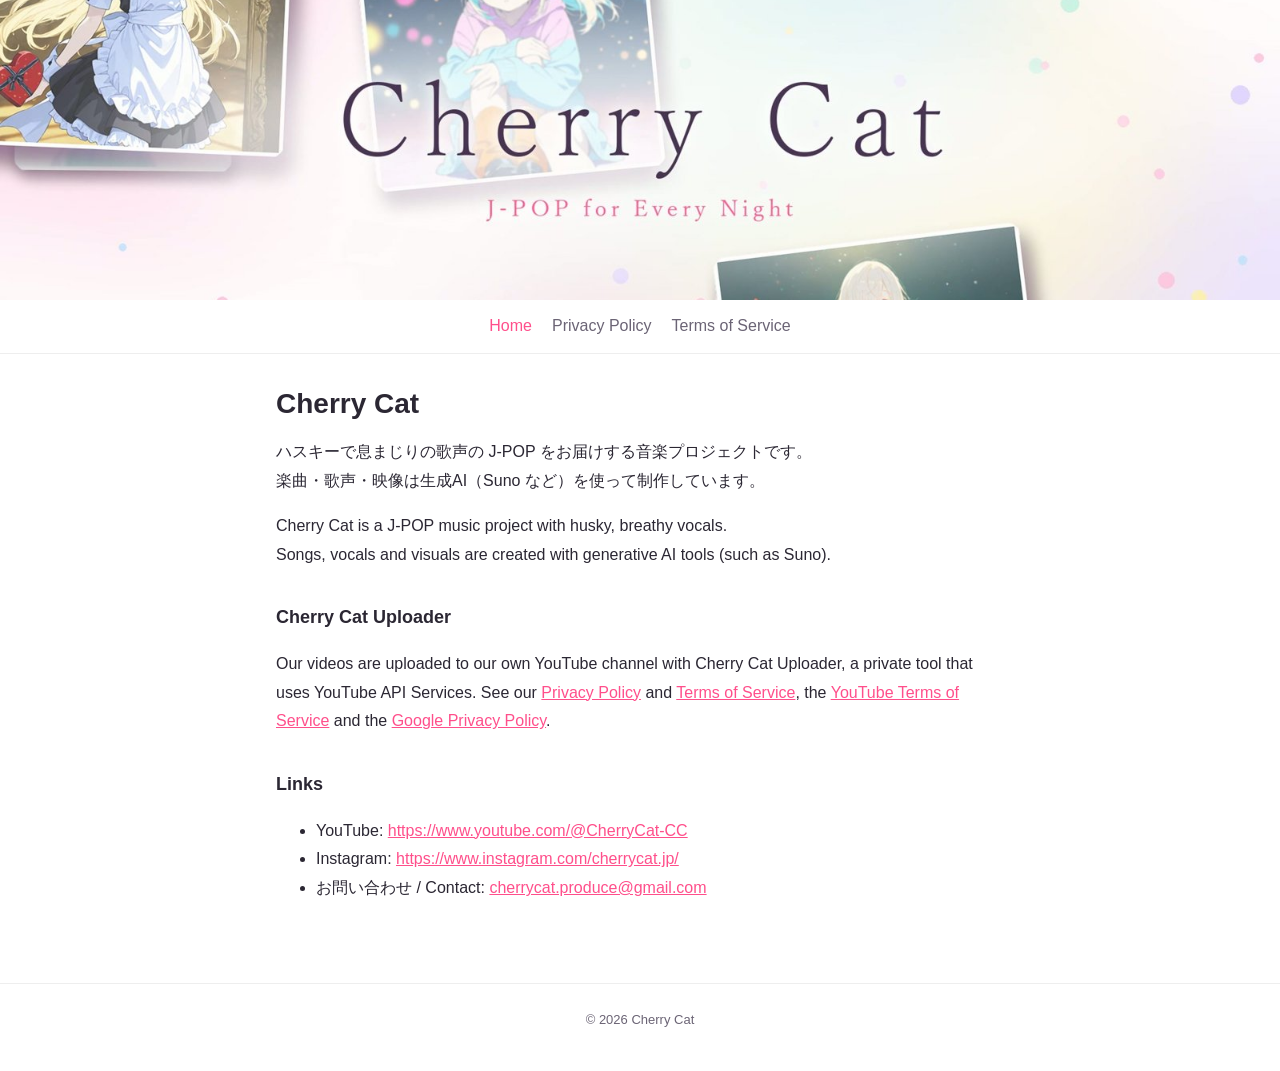
<file: index.html>
<!doctype html>
<html lang="ja">
<head>
<meta charset="utf-8">
<meta name="viewport" content="width=device-width, initial-scale=1">
<title>Cherry Cat</title>
<meta name="description" content="Cherry Cat — J-POP for Every Night. ハスキーで息まじりの歌声の J-POP。">
<link rel="icon" href="icon.png">
<link rel="stylesheet" href="style.css">
</head>
<body>
<header><img src="banner.jpg" alt="Cherry Cat — J-POP for Every Night" width="1600" height="450"></header>
<nav><a href="./" aria-current="page">Home</a><a href="privacy.html">Privacy Policy</a><a href="terms.html">Terms of Service</a></nav>
<main>
  <h1>Cherry Cat</h1>
  <p>ハスキーで息まじりの歌声の J-POP をお届けする音楽プロジェクトです。<br>
     楽曲・歌声・映像は生成AI（Suno など）を使って制作しています。</p>
  <p>Cherry Cat is a J-POP music project with husky, breathy vocals.<br>
     Songs, vocals and visuals are created with generative AI tools (such as Suno).</p>
  <h2>Cherry Cat Uploader</h2>
  <p>Our videos are uploaded to our own YouTube channel with Cherry Cat Uploader, a private tool that uses
     YouTube API Services. See our <a href="privacy.html">Privacy Policy</a> and
     <a href="terms.html">Terms of Service</a>, the <a href="https://www.youtube.com/t/terms">YouTube Terms of Service</a>
     and the <a href="https://policies.google.com/privacy">Google Privacy Policy</a>.</p>
  <h2>Links</h2>
  <ul>
    <li>YouTube: <a href="https://www.youtube.com/@CherryCat-CC">https://www.youtube.com/@CherryCat-CC</a></li>
    <li>Instagram: <a href="https://www.instagram.com/cherrycat.jp/">https://www.instagram.com/cherrycat.jp/</a></li>
    <li>お問い合わせ / Contact: <a href="mailto:cherrycat.produce@gmail.com">cherrycat.produce@gmail.com</a></li>
  </ul>
</main>
<footer>© 2026 Cherry Cat</footer>
</body>
</html>
</file>
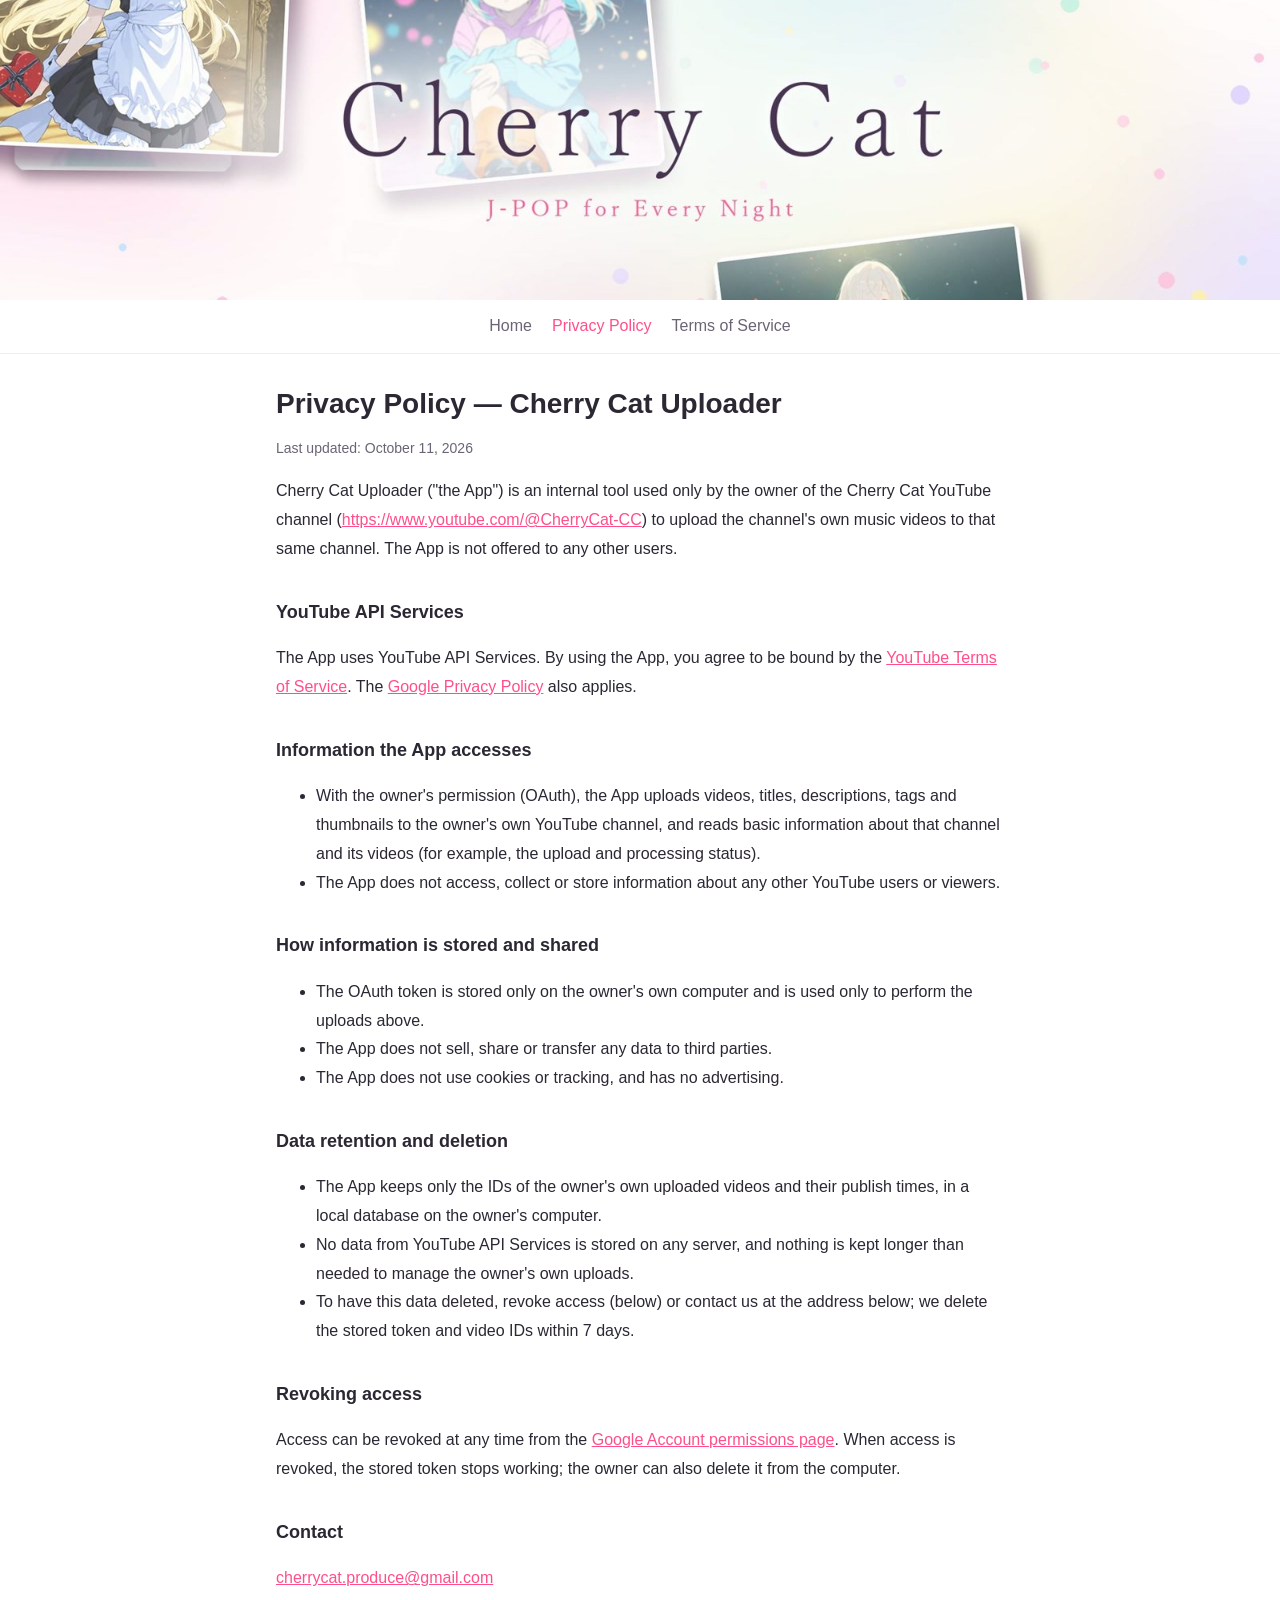
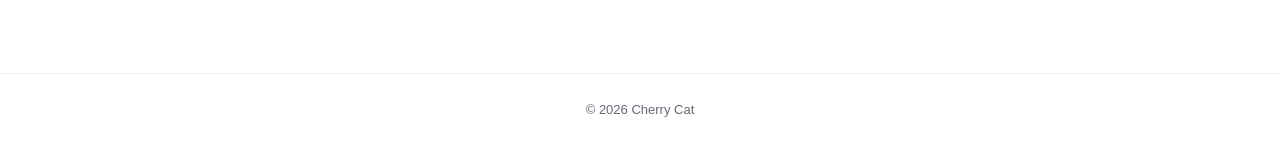
<file: privacy.html>
<!doctype html>
<html lang="en">
<head>
<meta charset="utf-8">
<meta name="viewport" content="width=device-width, initial-scale=1">
<title>Privacy Policy — Cherry Cat Uploader</title>
<link rel="icon" href="icon.png">
<link rel="stylesheet" href="style.css">
</head>
<body>
<header><img src="banner.jpg" alt="Cherry Cat — J-POP for Every Night" width="1600" height="450"></header>
<nav><a href="./">Home</a><a href="privacy.html" aria-current="page">Privacy Policy</a><a href="terms.html">Terms of Service</a></nav>
<main>
  <h1>Privacy Policy — Cherry Cat Uploader</h1>
  <p class="muted">Last updated: October 11, 2026</p>
  <p>Cherry Cat Uploader ("the App") is an internal tool used only by the owner of the Cherry Cat YouTube channel
     (<a href="https://www.youtube.com/@CherryCat-CC">https://www.youtube.com/@CherryCat-CC</a>) to upload the channel's own
     music videos to that same channel. The App is not offered to any other users.</p>

  <h2 id="youtube-api-services">YouTube API Services</h2>
  <p>The App uses YouTube API Services. By using the App, you agree to be bound by the
     <a href="https://www.youtube.com/t/terms">YouTube Terms of Service</a>.
     The <a href="https://policies.google.com/privacy">Google Privacy Policy</a> also applies.</p>

  <h2>Information the App accesses</h2>
  <ul>
    <li>With the owner's permission (OAuth), the App uploads videos, titles, descriptions, tags and thumbnails to the owner's
        own YouTube channel, and reads basic information about that channel and its videos (for example, the upload and
        processing status).</li>
    <li>The App does not access, collect or store information about any other YouTube users or viewers.</li>
  </ul>

  <h2>How information is stored and shared</h2>
  <ul>
    <li>The OAuth token is stored only on the owner's own computer and is used only to perform the uploads above.</li>
    <li>The App does not sell, share or transfer any data to third parties.</li>
    <li>The App does not use cookies or tracking, and has no advertising.</li>
  </ul>

  <h2 id="data-deletion">Data retention and deletion</h2>
  <ul>
    <li>The App keeps only the IDs of the owner's own uploaded videos and their publish times, in a local database on the owner's computer.</li>
    <li>No data from YouTube API Services is stored on any server, and nothing is kept longer than needed to manage the owner's own uploads.</li>
    <li>To have this data deleted, revoke access (below) or contact us at the address below; we delete the stored token and video IDs within 7 days.</li>
  </ul>

  <h2>Revoking access</h2>
  <p>Access can be revoked at any time from the
     <a href="https://myaccount.google.com/permissions">Google Account permissions page</a>.
     When access is revoked, the stored token stops working; the owner can also delete it from the computer.</p>

  <h2>Contact</h2>
  <p><a href="mailto:cherrycat.produce@gmail.com">cherrycat.produce@gmail.com</a></p>
</main>
<footer>© 2026 Cherry Cat</footer>
</body>
</html>
</file>
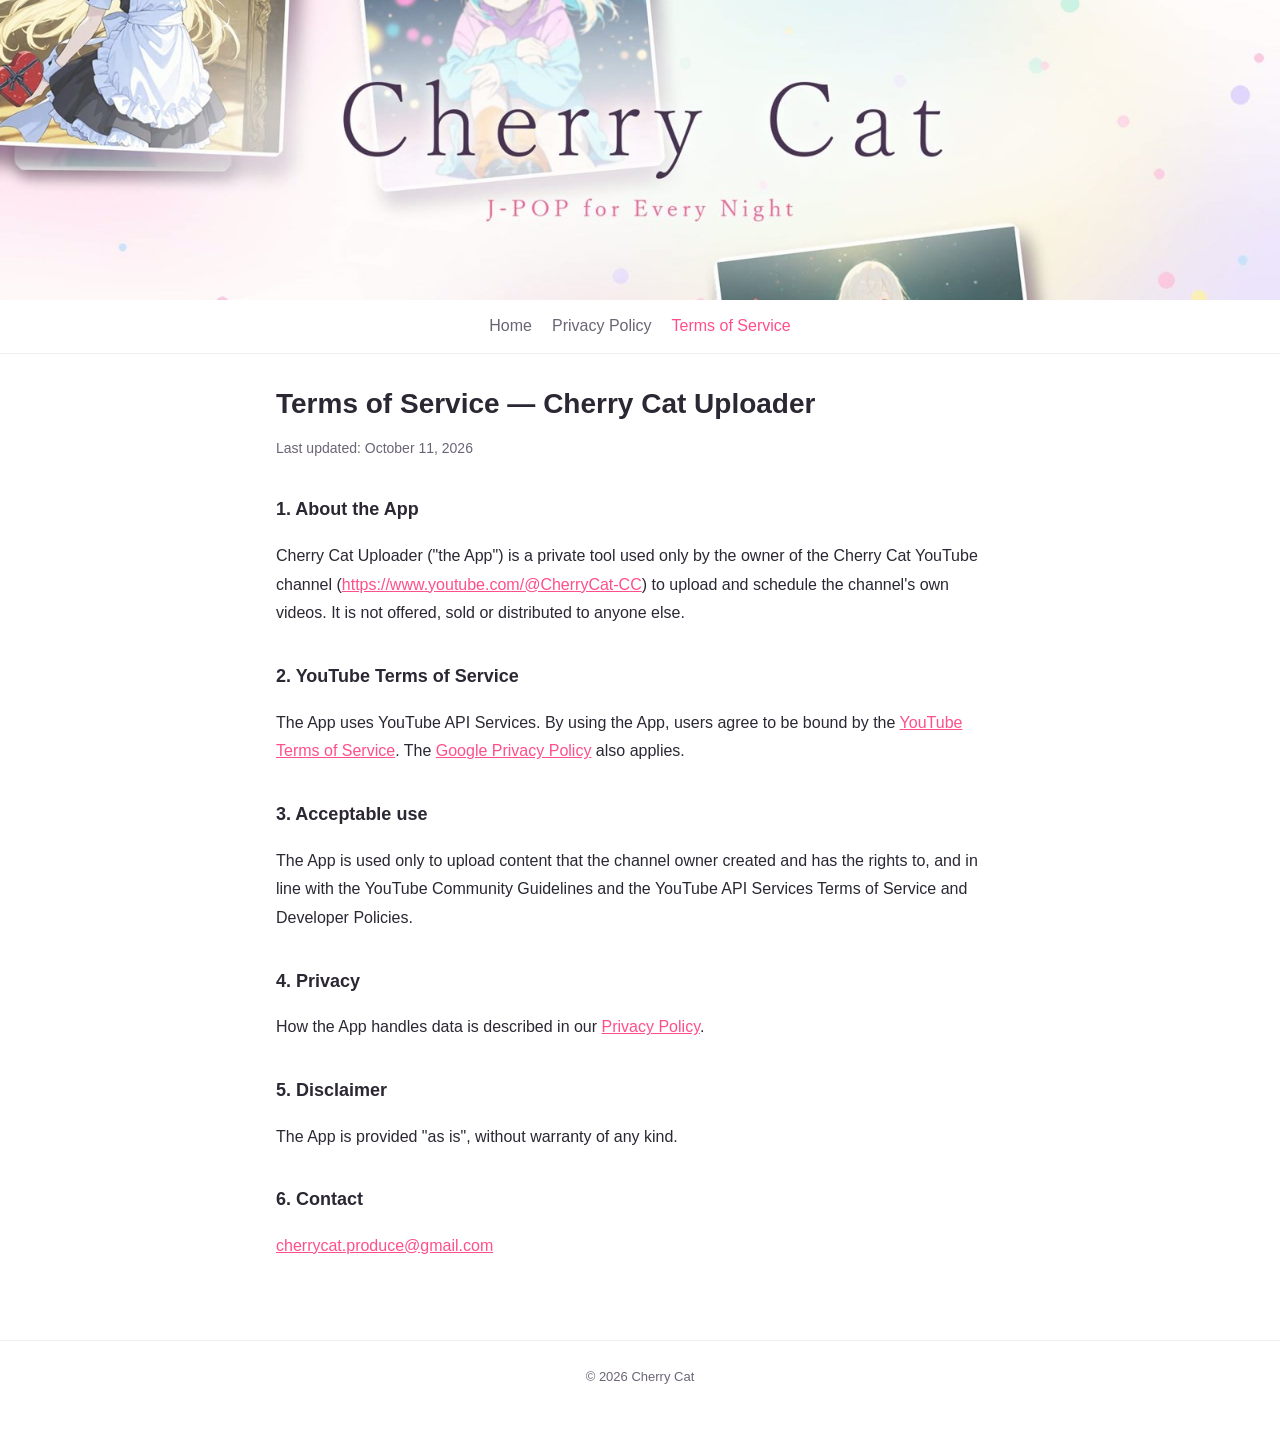
<file: terms.html>
<!doctype html>
<html lang="en">
<head>
<meta charset="utf-8">
<meta name="viewport" content="width=device-width, initial-scale=1">
<title>Terms of Service — Cherry Cat Uploader</title>
<link rel="icon" href="icon.png">
<link rel="stylesheet" href="style.css">
</head>
<body>
<header><img src="banner.jpg" alt="Cherry Cat — J-POP for Every Night" width="1600" height="450"></header>
<nav><a href="./">Home</a><a href="privacy.html">Privacy Policy</a><a href="terms.html" aria-current="page">Terms of Service</a></nav>
<main>
  <h1>Terms of Service — Cherry Cat Uploader</h1>
  <p class="muted">Last updated: October 11, 2026</p>

  <h2>1. About the App</h2>
  <p>Cherry Cat Uploader ("the App") is a private tool used only by the owner of the Cherry Cat YouTube channel
     (<a href="https://www.youtube.com/@CherryCat-CC">https://www.youtube.com/@CherryCat-CC</a>) to upload and schedule
     the channel's own videos. It is not offered, sold or distributed to anyone else.</p>

  <h2>2. YouTube Terms of Service</h2>
  <p>The App uses YouTube API Services. By using the App, users agree to be bound by the
     <a href="https://www.youtube.com/t/terms">YouTube Terms of Service</a>. The
     <a href="https://policies.google.com/privacy">Google Privacy Policy</a> also applies.</p>

  <h2>3. Acceptable use</h2>
  <p>The App is used only to upload content that the channel owner created and has the rights to, and in line with the
     YouTube Community Guidelines and the YouTube API Services Terms of Service and Developer Policies.</p>

  <h2>4. Privacy</h2>
  <p>How the App handles data is described in our <a href="privacy.html">Privacy Policy</a>.</p>

  <h2>5. Disclaimer</h2>
  <p>The App is provided "as is", without warranty of any kind.</p>

  <h2>6. Contact</h2>
  <p><a href="mailto:cherrycat.produce@gmail.com">cherrycat.produce@gmail.com</a></p>
</main>
<footer>© 2026 Cherry Cat</footer>
</body>
</html>
</file>
<file: style.css>
:root { --ink: #2b2733; --sub: #6b6475; --accent: #ff4f8b; --bg: #fff; --line: #eee; }
@media (prefers-color-scheme: dark) { :root { --ink: #eee; --sub: #b9b2c3; --bg: #16141a; --line: #2c2832; } }
* { box-sizing: border-box; }
body { margin: 0; background: var(--bg); color: var(--ink); font: 16px/1.8 "Hiragino Sans", "Noto Sans JP", "Yu Gothic", sans-serif; }
header img { display: block; width: 100%; height: auto; max-height: 300px; object-fit: cover; }
nav { display: flex; gap: 20px; justify-content: center; padding: 12px 16px; border-bottom: 1px solid var(--line); }
nav a { color: var(--sub); text-decoration: none; }
nav a:hover, nav a[aria-current] { color: var(--accent); }
main { max-width: 760px; margin: 0 auto; padding: 32px 16px 64px; }
h1 { font-size: 28px; line-height: 1.3; margin: 0 0 8px; }
h2 { font-size: 18px; margin: 32px 0 8px; }
p, li { color: var(--ink); }
.muted { color: var(--sub); font-size: 14px; }
a { color: var(--accent); overflow-wrap: anywhere; }
footer { text-align: center; color: var(--sub); font-size: 13px; padding: 24px 16px 40px; border-top: 1px solid var(--line); }
</file>
